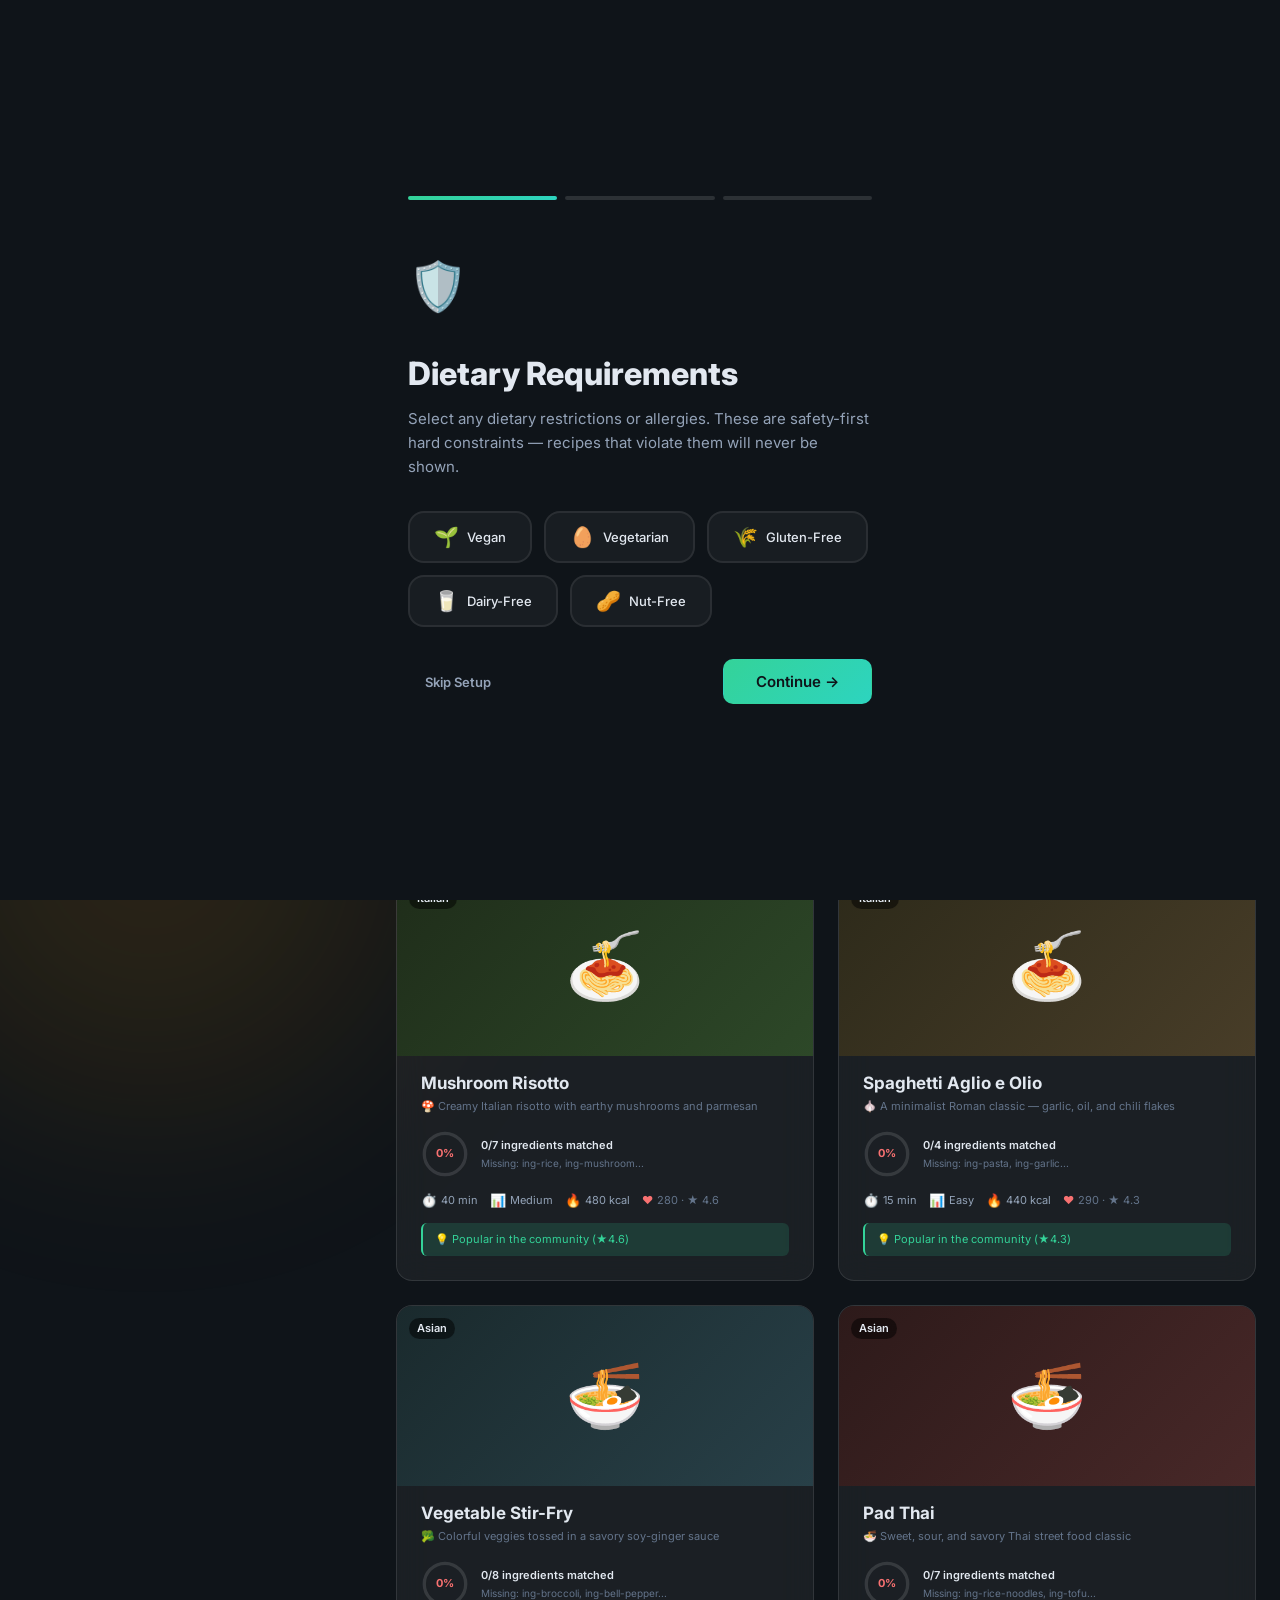
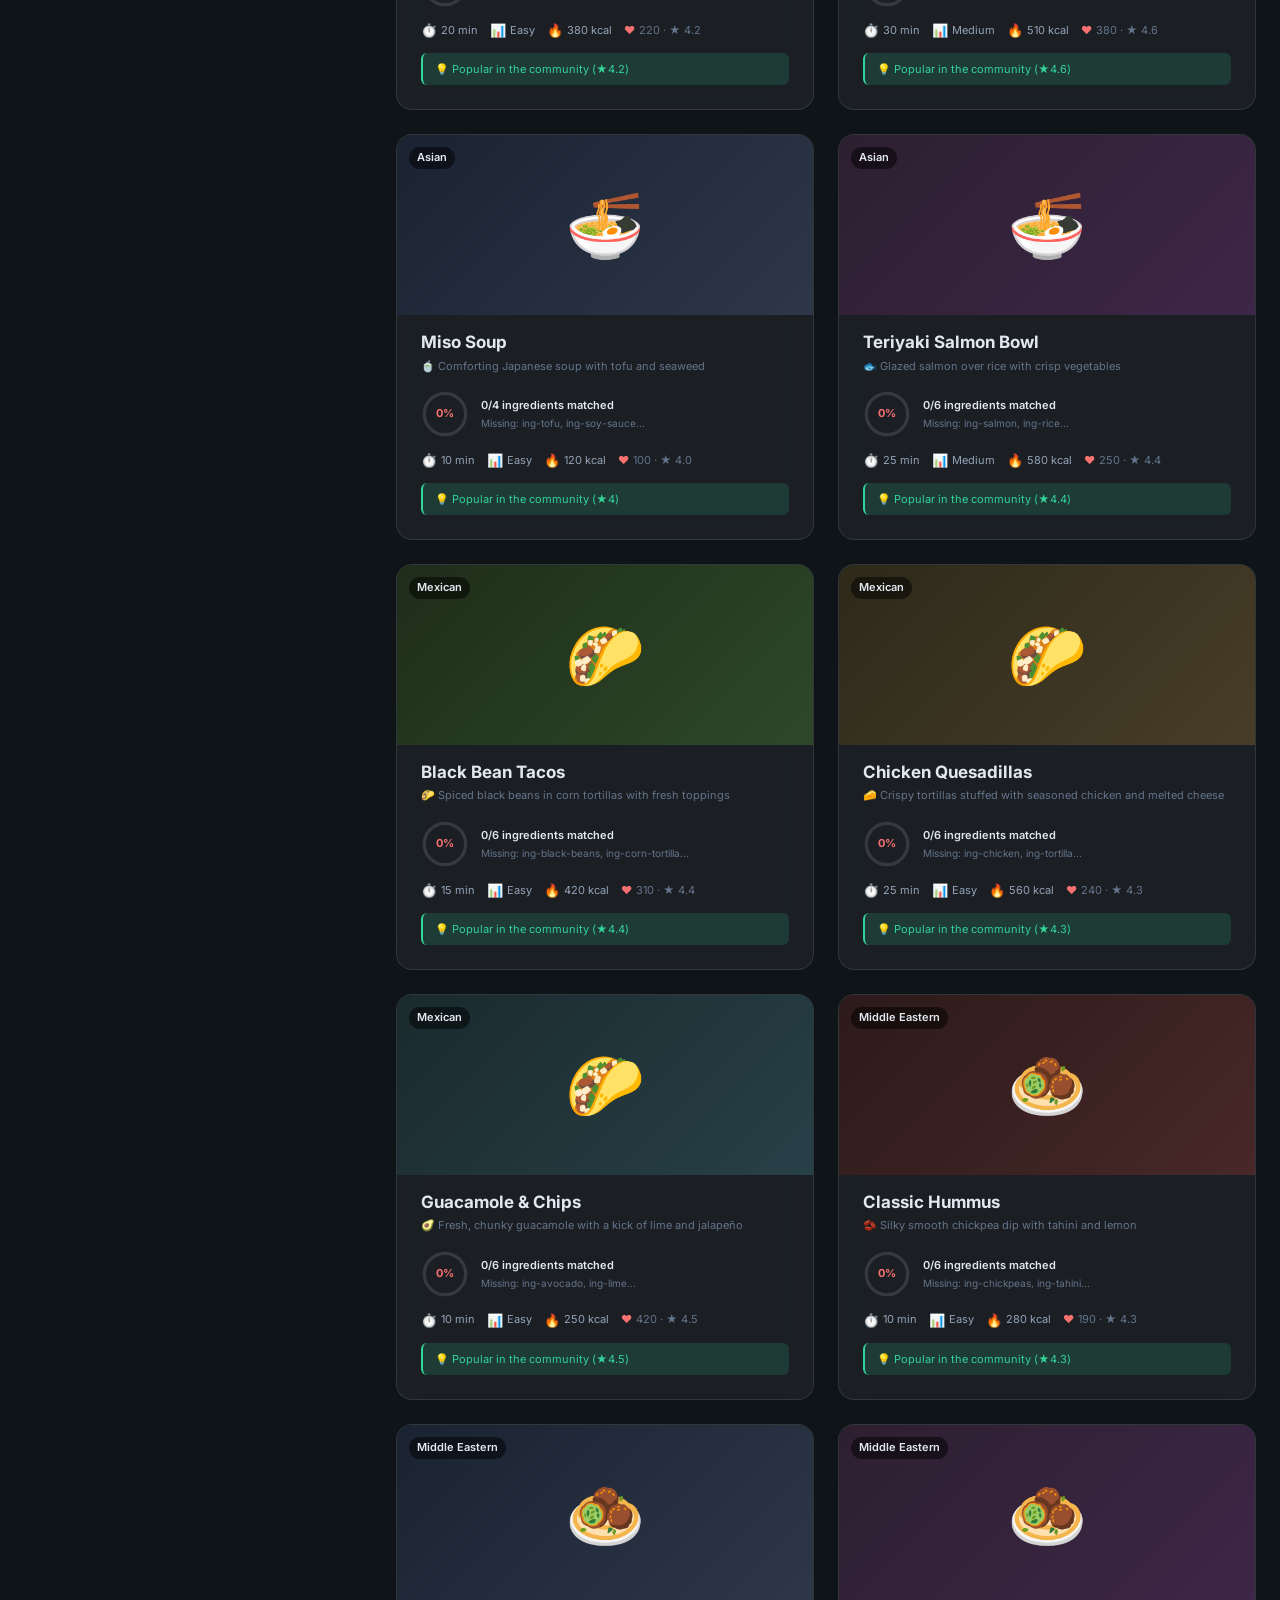
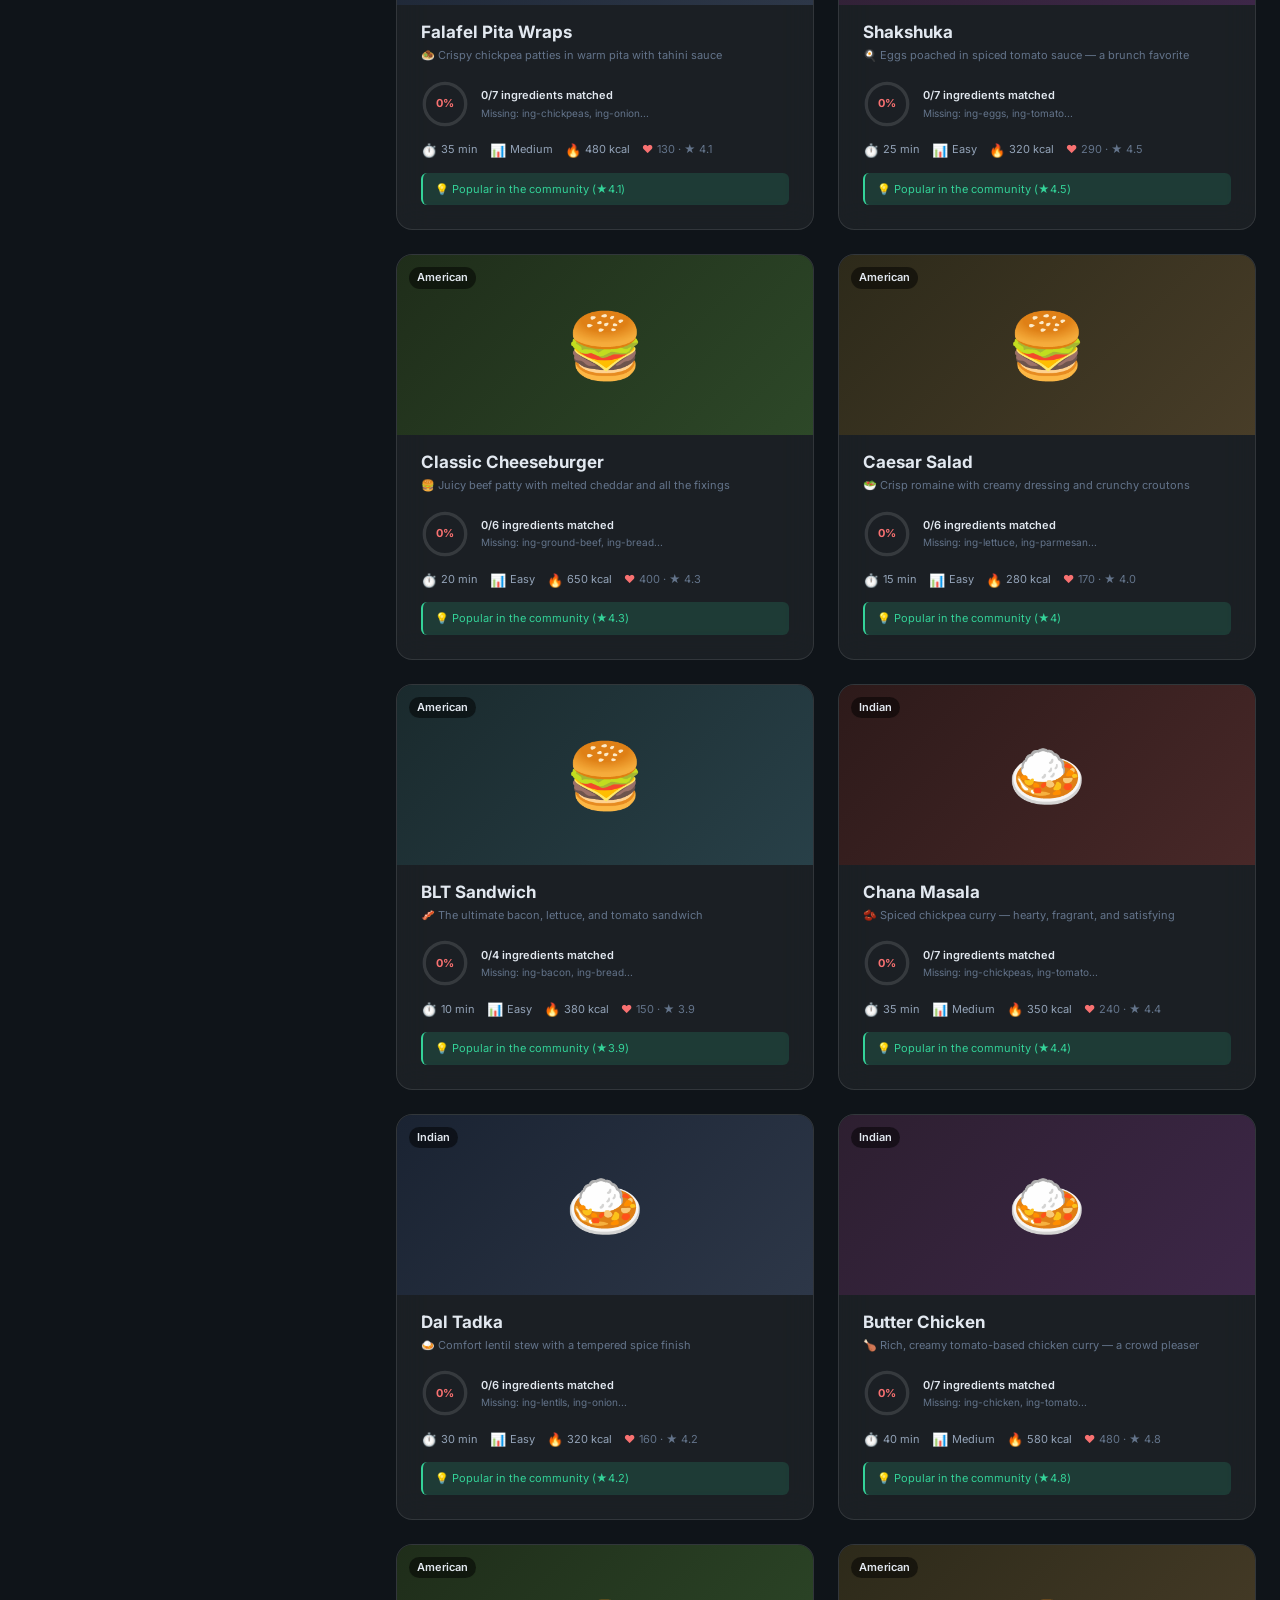
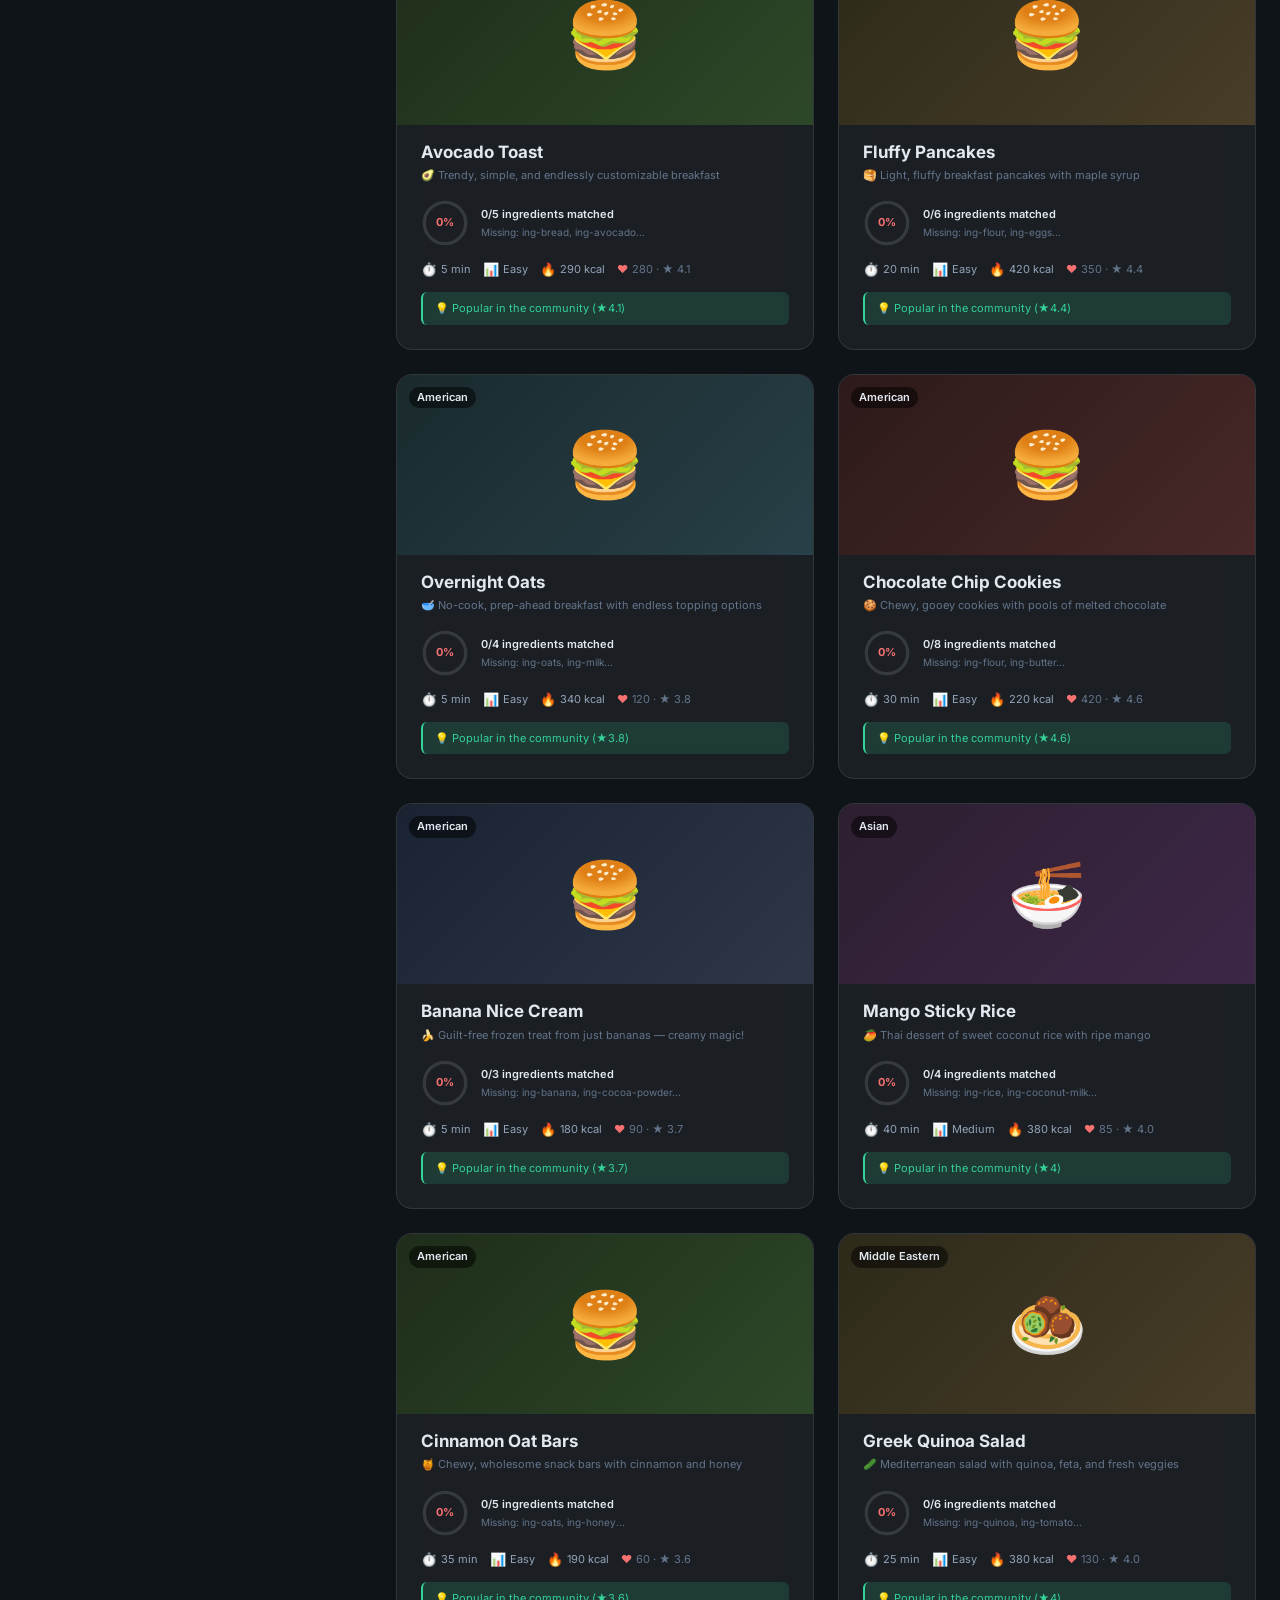
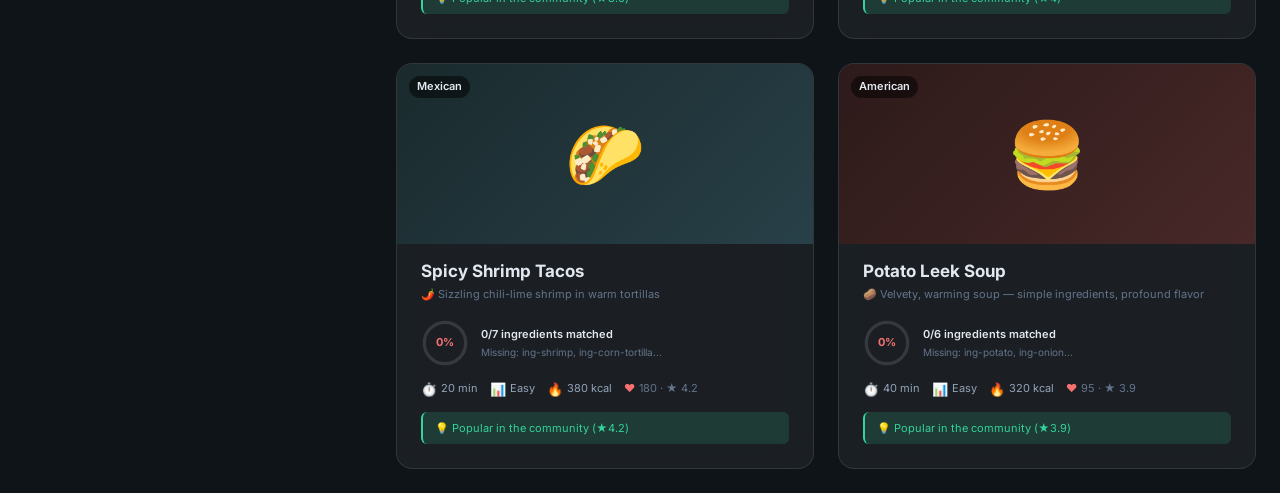
<file: index.html>
<!DOCTYPE html>
<html lang="en">
<head>
  <meta charset="UTF-8">
  <meta name="viewport" content="width=device-width, initial-scale=1.0">
  <meta name="description" content="SmartBite — A pantry-first recipe recommender that helps reduce food waste by suggesting meals based on ingredients you already have at home. Aligned with SDG 12.3.">
  <title>SmartBite — Pantry-First Recipe Recommender</title>
  <link rel="stylesheet" href="css/styles.css">
  <link rel="icon" href="data:image/svg+xml,<svg xmlns='http://www.w3.org/2000/svg' viewBox='0 0 100 100'><text y='.9em' font-size='90'>🥗</text></svg>">
</head>
<body>

  <!-- Onboarding Overlay (shown on first visit) -->
  <div id="onboarding-overlay" class="onboarding-overlay" role="dialog" aria-label="Setup your profile">
    <div class="onboarding" id="onboarding-container"></div>
  </div>

  <!-- Main Application -->
  <div id="app">

    <!-- Header -->
    <header class="app-header" id="app-header">
      <div class="header-left">
        <div class="logo">
          <span class="logo-icon">🥗</span>
          <div>
            SmartBite
            <span class="logo-tagline">Reduce waste. Eat great.</span>
          </div>
        </div>
      </div>

      <div class="header-center" id="waste-gauge-container">
        <!-- Waste-to-Taste gauge rendered here -->
      </div>

      <div class="header-right">
        <button class="btn btn--secondary btn--sm" id="btn-profile" aria-label="Open profile settings">
          ⚙️ Profile
        </button>
      </div>
    </header>

    <!-- Main Content -->
    <main class="main-content">

      <!-- Pantry Sidebar -->
      <aside class="pantry-panel" id="pantry-panel">
        <!-- Pantry component rendered here -->
      </aside>

      <!-- Recipe Area -->
      <section class="recipe-area" id="recipe-area">

        <!-- Community Favorites (horizontal scroll) -->
        <div class="community-section" id="community-section">
          <!-- Community favorites rendered here -->
        </div>

        <!-- Filters Bar -->
        <div id="filters-bar-container">
          <!-- Filters rendered here -->
        </div>

        <!-- Recipe Grid -->
        <div class="recipe-grid" id="recipe-grid">
          <!-- Recipe cards rendered here -->
        </div>

      </section>
    </main>
  </div>

  <!-- Recipe Detail Modal -->
  <div class="modal-overlay" id="recipe-modal-overlay" role="dialog" aria-label="Recipe details">
    <div class="modal" id="recipe-modal">
      <!-- Modal content rendered here -->
    </div>
  </div>

  <!-- Profile Drawer -->
  <div class="profile-overlay" id="profile-overlay"></div>
  <aside class="profile-drawer" id="profile-drawer" role="complementary" aria-label="User profile">
    <!-- Profile content rendered here -->
  </aside>

  <!-- Application Scripts (ES Modules) -->
  <script type="module" src="js/app.js"></script>
</body>
</html>
</file>
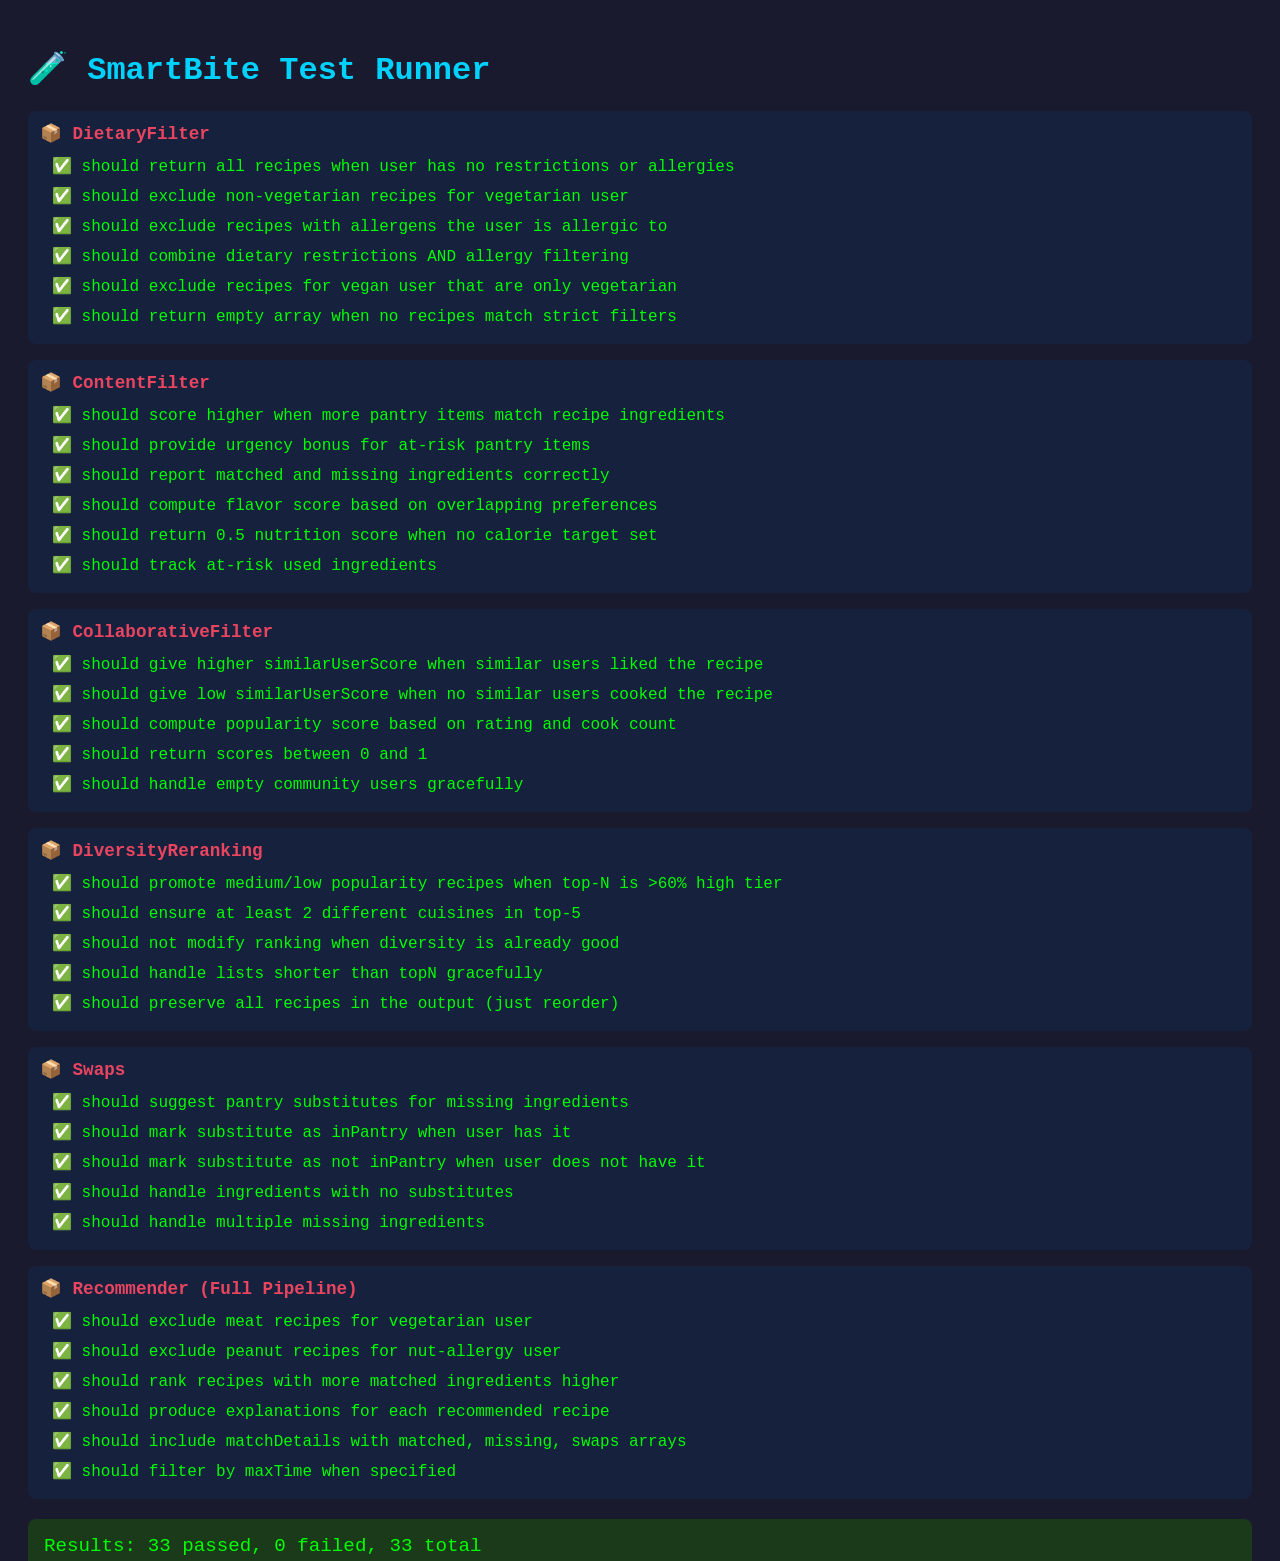
<file: tests/test-runner.html>
<!DOCTYPE html>
<html lang="en">
<head>
  <meta charset="UTF-8">
  <meta name="viewport" content="width=device-width, initial-scale=1.0">
  <title>SmartBite Test Runner</title>
  <style>
    body { font-family: 'Segoe UI', monospace; background: #1a1a2e; color: #eee; padding: 20px; }
    h1 { color: #00d2ff; }
    .suite { margin: 16px 0; padding: 12px; background: #16213e; border-radius: 8px; }
    .suite-title { font-size: 1.1em; font-weight: bold; color: #e94560; margin-bottom: 8px; }
    .test { padding: 4px 12px; margin: 2px 0; border-radius: 4px; }
    .pass { color: #0f0; }
    .fail { color: #f44; background: #2a1a1a; }
    .summary { margin-top: 20px; padding: 16px; font-size: 1.2em; border-radius: 8px; }
    .summary.all-pass { background: #1a3a1a; color: #0f0; }
    .summary.has-fail { background: #3a1a1a; color: #f44; }
    .error-detail { font-size: 0.85em; color: #f88; margin-left: 24px; }
  </style>
</head>
<body>
  <h1>🧪 SmartBite Test Runner</h1>
  <div id="results"></div>
  <div id="summary"></div>

  <script type="module">
    // ─── Simple Assertion Library ───
    class AssertionError extends Error {
      constructor(message) {
        super(message);
        this.name = 'AssertionError';
      }
    }

    const assert = {
      equal(actual, expected, msg = '') {
        if (actual !== expected) {
          throw new AssertionError(
            `${msg ? msg + ': ' : ''}Expected ${JSON.stringify(expected)}, got ${JSON.stringify(actual)}`
          );
        }
      },
      deepEqual(actual, expected, msg = '') {
        const a = JSON.stringify(actual);
        const b = JSON.stringify(expected);
        if (a !== b) {
          throw new AssertionError(
            `${msg ? msg + ': ' : ''}Expected ${b}, got ${a}`
          );
        }
      },
      true(value, msg = '') {
        if (value !== true) {
          throw new AssertionError(
            `${msg ? msg + ': ' : ''}Expected true, got ${JSON.stringify(value)}`
          );
        }
      },
      false(value, msg = '') {
        if (value !== false) {
          throw new AssertionError(
            `${msg ? msg + ': ' : ''}Expected false, got ${JSON.stringify(value)}`
          );
        }
      },
      throws(fn, msg = '') {
        let threw = false;
        try { fn(); } catch (e) { threw = true; }
        if (!threw) {
          throw new AssertionError(`${msg ? msg + ': ' : ''}Expected function to throw`);
        }
      },
      greaterThan(actual, expected, msg = '') {
        if (!(actual > expected)) {
          throw new AssertionError(
            `${msg ? msg + ': ' : ''}Expected ${actual} > ${expected}`
          );
        }
      },
      lessThanOrEqual(actual, expected, msg = '') {
        if (!(actual <= expected)) {
          throw new AssertionError(
            `${msg ? msg + ': ' : ''}Expected ${actual} <= ${expected}`
          );
        }
      },
      includes(arr, item, msg = '') {
        if (!Array.isArray(arr) || !arr.includes(item)) {
          throw new AssertionError(
            `${msg ? msg + ': ' : ''}Expected array to include ${JSON.stringify(item)}`
          );
        }
      },
      notIncludes(arr, item, msg = '') {
        if (Array.isArray(arr) && arr.includes(item)) {
          throw new AssertionError(
            `${msg ? msg + ': ' : ''}Expected array NOT to include ${JSON.stringify(item)}`
          );
        }
      }
    };

    // ─── Test Suite Runner ───
    const suites = [];
    let currentSuite = null;

    window.__test = {
      describe(name, fn) {
        currentSuite = { name, tests: [] };
        suites.push(currentSuite);
        fn();
        currentSuite = null;
      },
      it(name, fn) {
        if (!currentSuite) throw new Error('it() must be inside describe()');
        currentSuite.tests.push({ name, fn });
      },
      assert
    };

    // ─── Import all test modules ───
    const testModules = [
      './dietary-filter.test.js',
      './content-filter.test.js',
      './collab-filter.test.js',
      './diversity.test.js',
      './swaps.test.js',
      './recommender.test.js'
    ];

    for (const mod of testModules) {
      try {
        await import(mod);
      } catch (e) {
        suites.push({
          name: `⚠ Failed to load: ${mod}`,
          tests: [{ name: 'Module load error', fn: () => { throw e; } }]
        });
      }
    }

    // ─── Run all tests ───
    const resultsEl = document.getElementById('results');
    const summaryEl = document.getElementById('summary');
    let totalPass = 0;
    let totalFail = 0;

    for (const suite of suites) {
      const suiteDiv = document.createElement('div');
      suiteDiv.className = 'suite';

      const titleEl = document.createElement('div');
      titleEl.className = 'suite-title';
      titleEl.textContent = `📦 ${suite.name}`;
      suiteDiv.appendChild(titleEl);

      for (const test of suite.tests) {
        const testEl = document.createElement('div');
        testEl.className = 'test';
        try {
          test.fn();
          testEl.className += ' pass';
          testEl.textContent = `  ✅ ${test.name}`;
          totalPass++;
        } catch (e) {
          testEl.className += ' fail';
          testEl.textContent = `  ❌ ${test.name}`;
          totalFail++;
          const detail = document.createElement('div');
          detail.className = 'error-detail';
          detail.textContent = `     → ${e.message}`;
          testEl.appendChild(detail);
        }
        suiteDiv.appendChild(testEl);
      }

      resultsEl.appendChild(suiteDiv);
    }

    summaryEl.className = `summary ${totalFail > 0 ? 'has-fail' : 'all-pass'}`;
    summaryEl.textContent = `Results: ${totalPass} passed, ${totalFail} failed, ${totalPass + totalFail} total`;

    console.log(`\n=== SmartBite Tests: ${totalPass} passed, ${totalFail} failed ===\n`);
  </script>
</body>
</html>
</file>
<file: css/styles.css>
/* ============================================================
   SmartBite Design System
   Dark eco-modern theme with glassmorphism
   ============================================================ */

/* --- Google Font --- */
@import url('https://fonts.googleapis.com/css2?family=Inter:wght@300;400;500;600;700;800&display=swap');

/* --- CSS Custom Properties --- */
:root {
  /* Colors */
  --bg-primary: #0f1419;
  --bg-secondary: #151b23;
  --bg-tertiary: #1c2430;

  --surface: rgba(255, 255, 255, 0.04);
  --surface-hover: rgba(255, 255, 255, 0.08);
  --surface-active: rgba(255, 255, 255, 0.12);
  --surface-border: rgba(255, 255, 255, 0.08);

  --glass-bg: rgba(255, 255, 255, 0.05);
  --glass-border: rgba(255, 255, 255, 0.1);
  --glass-blur: 16px;

  --accent-primary: #34d399;
  --accent-primary-dim: rgba(52, 211, 153, 0.15);
  --accent-primary-glow: rgba(52, 211, 153, 0.3);

  --accent-secondary: #f59e0b;
  --accent-secondary-dim: rgba(245, 158, 11, 0.15);

  --danger: #f87171;
  --danger-dim: rgba(248, 113, 113, 0.15);
  --danger-glow: rgba(248, 113, 113, 0.4);

  --success: #2dd4bf;
  --success-dim: rgba(45, 212, 191, 0.15);

  --text-primary: #e2e8f0;
  --text-secondary: #94a3b8;
  --text-muted: #64748b;
  --text-inverse: #0f1419;

  /* Gradients */
  --gradient-primary: linear-gradient(135deg, #34d399, #2dd4bf);
  --gradient-warm: linear-gradient(135deg, #f59e0b, #f87171);
  --gradient-hero: linear-gradient(135deg, #0f1419 0%, #1a2332 50%, #0f1419 100%);

  /* Typography */
  --font-family: 'Inter', -apple-system, BlinkMacSystemFont, 'Segoe UI', sans-serif;
  --font-xs: 0.6875rem;   /* 11px */
  --font-sm: 0.8125rem;   /* 13px */
  --font-base: 0.9375rem; /* 15px */
  --font-md: 1.0625rem;   /* 17px */
  --font-lg: 1.25rem;     /* 20px */
  --font-xl: 1.5rem;      /* 24px */
  --font-2xl: 2rem;       /* 32px */
  --font-3xl: 2.5rem;     /* 40px */

  /* Spacing */
  --space-xs: 0.25rem;
  --space-sm: 0.5rem;
  --space-md: 0.75rem;
  --space-base: 1rem;
  --space-lg: 1.5rem;
  --space-xl: 2rem;
  --space-2xl: 3rem;

  /* Borders */
  --radius-sm: 6px;
  --radius-md: 10px;
  --radius-lg: 16px;
  --radius-xl: 24px;
  --radius-full: 9999px;

  /* Shadows */
  --shadow-sm: 0 1px 3px rgba(0, 0, 0, 0.3);
  --shadow-md: 0 4px 12px rgba(0, 0, 0, 0.4);
  --shadow-lg: 0 8px 32px rgba(0, 0, 0, 0.5);
  --shadow-glow-green: 0 0 20px rgba(52, 211, 153, 0.2);
  --shadow-glow-red: 0 0 15px rgba(248, 113, 113, 0.25);

  /* Transitions */
  --transition-fast: 150ms ease;
  --transition-base: 250ms ease;
  --transition-slow: 400ms ease;
  --transition-spring: 300ms cubic-bezier(0.34, 1.56, 0.64, 1);

  /* Layout */
  --header-height: 64px;
  --pantry-width: 340px;
  --max-content-width: 1400px;
}

/* --- Reset & Base --- */
*,
*::before,
*::after {
  margin: 0;
  padding: 0;
  box-sizing: border-box;
}

html {
  font-size: 16px;
  scroll-behavior: smooth;
  -webkit-font-smoothing: antialiased;
  -moz-osx-font-smoothing: grayscale;
}

body {
  font-family: var(--font-family);
  font-size: var(--font-base);
  color: var(--text-primary);
  background: var(--bg-primary);
  line-height: 1.6;
  min-height: 100vh;
  overflow-x: hidden;
}

/* Subtle animated background orbs for depth */
body::before,
body::after {
  content: '';
  position: fixed;
  border-radius: 50%;
  filter: blur(120px);
  opacity: 0.12;
  pointer-events: none;
  z-index: 0;
}

body::before {
  width: 600px;
  height: 600px;
  background: var(--accent-primary);
  top: -200px;
  right: -150px;
  animation: float-orb 20s ease-in-out infinite;
}

body::after {
  width: 500px;
  height: 500px;
  background: var(--accent-secondary);
  bottom: -200px;
  left: -100px;
  animation: float-orb 25s ease-in-out infinite reverse;
}

@keyframes float-orb {
  0%, 100% { transform: translate(0, 0); }
  33% { transform: translate(30px, -40px); }
  66% { transform: translate(-20px, 20px); }
}

/* --- Scrollbar --- */
::-webkit-scrollbar {
  width: 6px;
}

::-webkit-scrollbar-track {
  background: transparent;
}

::-webkit-scrollbar-thumb {
  background: var(--surface-active);
  border-radius: var(--radius-full);
}

::-webkit-scrollbar-thumb:hover {
  background: var(--text-muted);
}


/* ============================================================
   LAYOUT
   ============================================================ */

#app {
  position: relative;
  z-index: 1;
  min-height: 100vh;
  display: flex;
  flex-direction: column;
}

/* --- Header --- */
.app-header {
  position: sticky;
  top: 0;
  z-index: 100;
  height: var(--header-height);
  display: flex;
  align-items: center;
  justify-content: space-between;
  padding: 0 var(--space-xl);
  background: rgba(15, 20, 25, 0.85);
  backdrop-filter: blur(var(--glass-blur));
  border-bottom: 1px solid var(--surface-border);
}

.header-left {
  display: flex;
  align-items: center;
  gap: var(--space-md);
}

.logo {
  display: flex;
  align-items: center;
  gap: var(--space-sm);
  font-size: var(--font-xl);
  font-weight: 800;
  letter-spacing: -0.5px;
  background: var(--gradient-primary);
  -webkit-background-clip: text;
  background-clip: text;
  -webkit-text-fill-color: transparent;
}

.logo-icon {
  font-size: var(--font-2xl);
  -webkit-text-fill-color: initial;
}

.logo-tagline {
  font-size: var(--font-xs);
  font-weight: 400;
  color: var(--text-muted);
  -webkit-text-fill-color: initial;
}

.header-center {
  flex: 1;
  display: flex;
  justify-content: center;
  max-width: 500px;
}

.header-right {
  display: flex;
  align-items: center;
  gap: var(--space-md);
}

/* --- Main Content Layout --- */
.main-content {
  display: flex;
  flex: 1;
  max-width: var(--max-content-width);
  margin: 0 auto;
  width: 100%;
  padding: var(--space-lg);
  gap: var(--space-xl);
}

/* --- Pantry Sidebar --- */
.pantry-panel {
  width: var(--pantry-width);
  flex-shrink: 0;
  display: flex;
  flex-direction: column;
  gap: var(--space-base);
  max-height: calc(100vh - var(--header-height) - var(--space-xl) * 2);
  position: sticky;
  top: calc(var(--header-height) + var(--space-lg));
}

/* --- Recipe Area --- */
.recipe-area {
  flex: 1;
  min-width: 0;
  display: flex;
  flex-direction: column;
  gap: var(--space-lg);
}


/* ============================================================
   GLASS CARD — Reusable component
   ============================================================ */

.glass-card {
  background: var(--glass-bg);
  backdrop-filter: blur(var(--glass-blur));
  -webkit-backdrop-filter: blur(var(--glass-blur));
  border: 1px solid var(--glass-border);
  border-radius: var(--radius-lg);
  padding: var(--space-lg);
  transition: background var(--transition-base), border-color var(--transition-base), box-shadow var(--transition-base);
}

.glass-card:hover {
  background: var(--surface-hover);
  border-color: rgba(255, 255, 255, 0.14);
}

.glass-card--elevated {
  box-shadow: var(--shadow-md);
}

.glass-card__title {
  font-size: var(--font-md);
  font-weight: 700;
  margin-bottom: var(--space-base);
  display: flex;
  align-items: center;
  gap: var(--space-sm);
}


/* ============================================================
   BUTTONS
   ============================================================ */

.btn {
  display: inline-flex;
  align-items: center;
  justify-content: center;
  gap: var(--space-sm);
  padding: var(--space-sm) var(--space-base);
  border: 1px solid transparent;
  border-radius: var(--radius-md);
  font-family: var(--font-family);
  font-size: var(--font-sm);
  font-weight: 600;
  cursor: pointer;
  transition: all var(--transition-fast);
  white-space: nowrap;
  text-decoration: none;
}

.btn:active {
  transform: scale(0.97);
}

.btn--primary {
  background: var(--gradient-primary);
  color: var(--text-inverse);
  border-color: transparent;
}

.btn--primary:hover {
  box-shadow: var(--shadow-glow-green);
  filter: brightness(1.1);
}

.btn--secondary {
  background: var(--surface);
  color: var(--text-primary);
  border-color: var(--surface-border);
}

.btn--secondary:hover {
  background: var(--surface-hover);
  border-color: var(--accent-primary);
}

.btn--ghost {
  background: transparent;
  color: var(--text-secondary);
  border-color: transparent;
}

.btn--ghost:hover {
  color: var(--text-primary);
  background: var(--surface);
}

.btn--danger {
  background: var(--danger-dim);
  color: var(--danger);
  border-color: rgba(248, 113, 113, 0.2);
}

.btn--danger:hover {
  background: rgba(248, 113, 113, 0.25);
  box-shadow: var(--shadow-glow-red);
}

.btn--sm {
  padding: var(--space-xs) var(--space-md);
  font-size: var(--font-xs);
  border-radius: var(--radius-sm);
}

.btn--lg {
  padding: var(--space-md) var(--space-xl);
  font-size: var(--font-base);
}

.btn--icon {
  width: 36px;
  height: 36px;
  padding: 0;
  border-radius: var(--radius-md);
}


/* ============================================================
   FORM INPUTS
   ============================================================ */

.input-group {
  position: relative;
}

.input-group__icon {
  position: absolute;
  left: var(--space-md);
  top: 50%;
  transform: translateY(-50%);
  color: var(--text-muted);
  font-size: var(--font-md);
  pointer-events: none;
  z-index: 2;
}

.text-input {
  width: 100%;
  padding: var(--space-md) var(--space-base);
  padding-left: 2.5rem;
  background: var(--surface);
  border: 1px solid var(--surface-border);
  border-radius: var(--radius-md);
  color: var(--text-primary);
  font-family: var(--font-family);
  font-size: var(--font-sm);
  transition: all var(--transition-fast);
  outline: none;
}

.text-input::placeholder {
  color: var(--text-muted);
}

.text-input:focus {
  border-color: var(--accent-primary);
  box-shadow: 0 0 0 3px var(--accent-primary-dim);
  background: var(--surface-hover);
}

/* Autocomplete dropdown */
.autocomplete-dropdown {
  position: absolute;
  top: 100%;
  left: 0;
  right: 0;
  margin-top: var(--space-xs);
  background: var(--bg-tertiary);
  border: 1px solid var(--glass-border);
  border-radius: var(--radius-md);
  max-height: 240px;
  overflow-y: auto;
  z-index: 1000;
  box-shadow: var(--shadow-lg);
  display: none;
}

.autocomplete-dropdown.is-open {
  display: block;
  animation: dropdown-in 200ms ease;
}

@keyframes dropdown-in {
  from { opacity: 0; transform: translateY(-8px); }
  to { opacity: 1; transform: translateY(0); }
}

.autocomplete-item {
  display: flex;
  align-items: center;
  justify-content: space-between;
  padding: var(--space-md) var(--space-base);
  cursor: pointer;
  transition: background var(--transition-fast);
  border-bottom: 1px solid var(--surface-border);
}

.autocomplete-item:last-child {
  border-bottom: none;
}

.autocomplete-item:hover,
.autocomplete-item.is-active {
  background: var(--surface-hover);
}

.autocomplete-item__name {
  font-weight: 500;
}

.autocomplete-item__category {
  font-size: var(--font-xs);
  color: var(--text-muted);
  text-transform: capitalize;
}

.autocomplete-item__add {
  font-size: var(--font-xs);
  color: var(--accent-primary);
  font-weight: 600;
  opacity: 0;
  transition: opacity var(--transition-fast);
}

.autocomplete-item:hover .autocomplete-item__add {
  opacity: 1;
}


/* ============================================================
   PANTRY ITEMS
   ============================================================ */

.pantry-header {
  display: flex;
  align-items: center;
  justify-content: space-between;
}

.pantry-count {
  font-size: var(--font-xs);
  color: var(--text-muted);
  background: var(--surface);
  padding: 2px var(--space-sm);
  border-radius: var(--radius-full);
}

.pantry-actions {
  display: flex;
  gap: var(--space-sm);
}

.pantry-items-list {
  display: flex;
  flex-direction: column;
  gap: var(--space-sm);
  overflow-y: auto;
  flex: 1;
  padding-right: var(--space-xs);
}

.pantry-item {
  display: flex;
  align-items: center;
  gap: var(--space-md);
  padding: var(--space-md);
  background: var(--surface);
  border: 1px solid var(--surface-border);
  border-radius: var(--radius-md);
  transition: all var(--transition-fast);
  animation: item-in 300ms ease;
}

@keyframes item-in {
  from { opacity: 0; transform: translateX(-10px); }
  to { opacity: 1; transform: translateX(0); }
}

.pantry-item:hover {
  background: var(--surface-hover);
}

.pantry-item__icon {
  font-size: var(--font-lg);
  width: 32px;
  text-align: center;
}

.pantry-item__info {
  flex: 1;
  min-width: 0;
}

.pantry-item__name {
  font-size: var(--font-sm);
  font-weight: 600;
  white-space: nowrap;
  overflow: hidden;
  text-overflow: ellipsis;
}

.pantry-item__expiry {
  font-size: var(--font-xs);
  color: var(--text-muted);
  display: flex;
  align-items: center;
  gap: var(--space-xs);
}

/* Risk level badges */
.risk-badge {
  display: inline-flex;
  align-items: center;
  gap: 3px;
  padding: 1px var(--space-sm);
  border-radius: var(--radius-full);
  font-size: var(--font-xs);
  font-weight: 600;
}

.risk-badge--high {
  background: var(--danger-dim);
  color: var(--danger);
  animation: pulse-danger 2s ease-in-out infinite;
}

.risk-badge--medium {
  background: var(--accent-secondary-dim);
  color: var(--accent-secondary);
}

.risk-badge--low {
  background: var(--success-dim);
  color: var(--success);
}

.risk-badge--expired {
  background: rgba(248, 113, 113, 0.25);
  color: var(--danger);
  text-decoration: line-through;
}

.pantry-panel {
  overflow: visible;
}

.pantry-search-card {
  position: relative;
  z-index: 50;
  overflow: visible;
}

.pantry-list-card {
  position: relative;
  z-index: 1;
}

#pantry-search-group {
  position: relative;
  z-index: 60;
}

.autocomplete-dropdown {
  z-index: 9999;
}

@keyframes pulse-danger {
  0%, 100% { box-shadow: 0 0 0 0 var(--danger-glow); }
  50% { box-shadow: 0 0 8px 2px var(--danger-glow); }
}

.pantry-item__remove {
  background: none;
  border: none;
  color: var(--text-muted);
  cursor: pointer;
  font-size: var(--font-base);
  padding: var(--space-xs);
  border-radius: var(--radius-sm);
  transition: all var(--transition-fast);
  opacity: 0;
}

.pantry-item:hover .pantry-item__remove {
  opacity: 1;
}

.pantry-item__remove:hover {
  color: var(--danger);
  background: var(--danger-dim);
}

/* Empty pantry state */
.pantry-empty {
  text-align: center;
  padding: var(--space-xl);
  color: var(--text-muted);
}

.pantry-empty__icon {
  font-size: 2.5rem;
  margin-bottom: var(--space-md);
}

.pantry-empty__text {
  font-size: var(--font-sm);
}

/* Date input for pantry items */
.pantry-item__date-input {
  padding: 2px var(--space-sm);
  background: var(--surface);
  border: 1px solid var(--surface-border);
  border-radius: var(--radius-sm);
  color: var(--text-primary);
  font-family: var(--font-family);
  font-size: var(--font-xs);
  outline: none;
  width: 120px;
}

.pantry-item__date-input:focus {
  border-color: var(--accent-primary);
}

.estimated-badge {
  font-size: 9px;
  color: var(--text-muted);
  font-style: italic;
}


/* ============================================================
   FILTERS BAR
   ============================================================ */

.filters-bar {
  display: flex;
  flex-wrap: wrap;
  align-items: center;
  gap: var(--space-md);
  padding: var(--space-base) var(--space-lg);
  background: var(--glass-bg);
  backdrop-filter: blur(var(--glass-blur));
  border: 1px solid var(--glass-border);
  border-radius: var(--radius-lg);
}

.filters-group {
  display: flex;
  align-items: center;
  gap: var(--space-sm);
}

.filters-group__label {
  font-size: var(--font-xs);
  color: var(--text-muted);
  font-weight: 600;
  text-transform: uppercase;
  letter-spacing: 0.5px;
  white-space: nowrap;
}

.filter-divider {
  width: 1px;
  height: 24px;
  background: var(--surface-border);
  margin: 0 var(--space-sm);
}

.filter-chip {
  display: inline-flex;
  align-items: center;
  gap: var(--space-xs);
  padding: var(--space-xs) var(--space-md);
  background: var(--surface);
  border: 1px solid var(--surface-border);
  border-radius: var(--radius-full);
  font-size: var(--font-xs);
  font-weight: 500;
  color: var(--text-secondary);
  cursor: pointer;
  transition: all var(--transition-fast);
  font-family: var(--font-family);
  white-space: nowrap;
}

.filter-chip:hover {
  background: var(--surface-hover);
  color: var(--text-primary);
}

.filter-chip.is-active {
  background: var(--accent-primary-dim);
  border-color: var(--accent-primary);
  color: var(--accent-primary);
}

.filter-chip.is-active.filter-chip--diet {
  background: var(--accent-primary-dim);
  border-color: var(--accent-primary);
  color: var(--accent-primary);
  cursor: default;
}

/* Sort dropdown */
.sort-select {
  padding: var(--space-xs) var(--space-md);
  padding-right: var(--space-lg);
  background: var(--surface);
  border: 1px solid var(--surface-border);
  border-radius: var(--radius-full);
  color: var(--text-secondary);
  font-family: var(--font-family);
  font-size: var(--font-xs);
  font-weight: 500;
  cursor: pointer;
  outline: none;
  appearance: none;
  background-image: url("data:image/svg+xml,%3Csvg width='10' height='6' xmlns='http://www.w3.org/2000/svg'%3E%3Cpath d='M1 1l4 4 4-4' stroke='%2394a3b8' fill='none' stroke-width='1.5' stroke-linecap='round'/%3E%3C/svg%3E");
  background-repeat: no-repeat;
  background-position: right 10px center;
}

.sort-select:hover {
  border-color: var(--accent-primary);
}

.sort-select option {
  background: var(--bg-tertiary);
  color: var(--text-primary);
}

.results-count {
  font-size: var(--font-xs);
  color: var(--text-muted);
  margin-left: auto;
}


/* ============================================================
   RECIPE CARDS GRID
   ============================================================ */

.recipe-grid {
  display: grid;
  grid-template-columns: repeat(auto-fill, minmax(300px, 1fr));
  gap: var(--space-lg);
}

.recipe-card {
  background: var(--glass-bg);
  backdrop-filter: blur(var(--glass-blur));
  border: 1px solid var(--glass-border);
  border-radius: var(--radius-lg);
  overflow: hidden;
  cursor: pointer;
  transition: all var(--transition-base);
  animation: card-in 400ms ease;
}

@keyframes card-in {
  from { opacity: 0; transform: translateY(16px); }
  to { opacity: 1; transform: translateY(0); }
}

.recipe-card:hover {
  transform: translateY(-4px);
  box-shadow: var(--shadow-lg), var(--shadow-glow-green);
  border-color: rgba(52, 211, 153, 0.2);
}

/* Card image area */
.recipe-card__image {
  width: 100%;
  height: 180px;
  display: flex;
  align-items: center;
  justify-content: center;
  font-size: 4rem;
  position: relative;
  overflow: hidden;
}

.recipe-card__image--gradient-1 { background: linear-gradient(135deg, #1a2332, #2d3748); }
.recipe-card__image--gradient-2 { background: linear-gradient(135deg, #2d1f30, #3d2748); }
.recipe-card__image--gradient-3 { background: linear-gradient(135deg, #1f2d1a, #2d4828); }
.recipe-card__image--gradient-4 { background: linear-gradient(135deg, #2d2a1a, #483d28); }
.recipe-card__image--gradient-5 { background: linear-gradient(135deg, #1a2a2d, #284048); }
.recipe-card__image--gradient-6 { background: linear-gradient(135deg, #2d1a1a, #482828); }

.recipe-card__badges {
  position: absolute;
  top: var(--space-md);
  left: var(--space-md);
  right: var(--space-md);
  display: flex;
  justify-content: space-between;
  align-items: flex-start;
}

.recipe-card__cuisine {
  padding: 2px var(--space-sm);
  background: rgba(0, 0, 0, 0.5);
  backdrop-filter: blur(8px);
  border-radius: var(--radius-full);
  font-size: var(--font-xs);
  font-weight: 600;
  color: var(--text-primary);
}

.recipe-card__urgency {
  padding: 2px var(--space-sm);
  background: rgba(248, 113, 113, 0.2);
  backdrop-filter: blur(8px);
  border: 1px solid rgba(248, 113, 113, 0.3);
  border-radius: var(--radius-full);
  font-size: var(--font-xs);
  font-weight: 600;
  color: var(--danger);
  display: flex;
  align-items: center;
  gap: 3px;
}

/* Card content */
.recipe-card__content {
  padding: var(--space-base) var(--space-lg) var(--space-lg);
}

.recipe-card__title {
  font-size: var(--font-md);
  font-weight: 700;
  margin-bottom: var(--space-xs);
  line-height: 1.3;
}

.recipe-card__description {
  font-size: var(--font-xs);
  color: var(--text-muted);
  margin-bottom: var(--space-base);
  line-height: 1.5;
  display: -webkit-box;
  -webkit-line-clamp: 2;
  -webkit-box-orient: vertical;
  overflow: hidden;
}

/* Match ring */
.recipe-card__match {
  display: flex;
  align-items: center;
  gap: var(--space-md);
  margin-bottom: var(--space-md);
}

.match-ring {
  position: relative;
  width: 48px;
  height: 48px;
  flex-shrink: 0;
}

.match-ring__svg {
  width: 100%;
  height: 100%;
  transform: rotate(-90deg);
}

.match-ring__bg {
  fill: none;
  stroke: var(--surface-active);
  stroke-width: 3;
}

.match-ring__fill {
  fill: none;
  stroke-width: 3;
  stroke-linecap: round;
  transition: stroke-dashoffset 800ms ease;
}

.match-ring__text {
  position: absolute;
  inset: 0;
  display: flex;
  align-items: center;
  justify-content: center;
  font-size: var(--font-xs);
  font-weight: 700;
}

.recipe-card__match-info {
  flex: 1;
  min-width: 0;
}

.recipe-card__match-label {
  font-size: var(--font-xs);
  font-weight: 600;
  color: var(--text-primary);
}

.recipe-card__match-detail {
  font-size: 10px;
  color: var(--text-muted);
}

/* Card meta row */
.recipe-card__meta {
  display: flex;
  align-items: center;
  gap: var(--space-md);
  margin-bottom: var(--space-md);
  flex-wrap: wrap;
}

.recipe-card__meta-item {
  display: flex;
  align-items: center;
  gap: var(--space-xs);
  font-size: var(--font-xs);
  color: var(--text-secondary);
}

.recipe-card__meta-icon {
  font-size: var(--font-sm);
}

/* Card explanation */
.recipe-card__explanation {
  font-size: var(--font-xs);
  color: var(--accent-primary);
  background: var(--accent-primary-dim);
  padding: var(--space-sm) var(--space-md);
  border-radius: var(--radius-sm);
  border-left: 2px solid var(--accent-primary);
  line-height: 1.5;
}

/* Community badge on card */
.recipe-card__community {
  display: flex;
  align-items: center;
  gap: var(--space-xs);
  font-size: var(--font-xs);
  color: var(--text-muted);
}

.recipe-card__community-heart {
  color: var(--danger);
}

/* Empty state for recipe grid */
.recipe-grid-empty {
  grid-column: 1 / -1;
  text-align: center;
  padding: var(--space-2xl);
  color: var(--text-muted);
}

.recipe-grid-empty__icon {
  font-size: 3rem;
  margin-bottom: var(--space-base);
}


/* ============================================================
   WASTE-TO-TASTE GAUGE
   ============================================================ */

.waste-gauge {
  display: flex;
  align-items: center;
  gap: var(--space-md);
  padding: var(--space-sm) var(--space-base);
  background: var(--surface);
  border-radius: var(--radius-full);
  border: 1px solid var(--surface-border);
  min-width: 280px;
}

.waste-gauge__icon {
  font-size: var(--font-lg);
}

.waste-gauge__bar-container {
  flex: 1;
  display: flex;
  flex-direction: column;
  gap: 2px;
}

.waste-gauge__label {
  display: flex;
  justify-content: space-between;
  align-items: baseline;
}

.waste-gauge__title {
  font-size: var(--font-xs);
  font-weight: 600;
  color: var(--text-secondary);
}

.waste-gauge__percent {
  font-size: var(--font-xs);
  font-weight: 700;
  color: var(--accent-primary);
}

.waste-gauge__bar {
  width: 100%;
  height: 6px;
  background: var(--surface-active);
  border-radius: var(--radius-full);
  overflow: hidden;
}

.waste-gauge__fill {
  height: 100%;
  border-radius: var(--radius-full);
  background: var(--gradient-primary);
  transition: width 600ms cubic-bezier(0.34, 1.56, 0.64, 1);
  position: relative;
}

.waste-gauge__fill::after {
  content: '';
  position: absolute;
  right: 0;
  top: 0;
  bottom: 0;
  width: 20px;
  background: linear-gradient(90deg, transparent, rgba(255,255,255,0.3));
  border-radius: 0 var(--radius-full) var(--radius-full) 0;
}

.waste-gauge__message {
  font-size: 10px;
  color: var(--text-muted);
  white-space: nowrap;
}


/* ============================================================
   RECIPE DETAIL MODAL
   ============================================================ */

.modal-overlay {
  position: fixed;
  inset: 0;
  z-index: 200;
  background: rgba(0, 0, 0, 0.7);
  backdrop-filter: blur(4px);
  display: flex;
  align-items: center;
  justify-content: center;
  padding: var(--space-xl);
  opacity: 0;
  pointer-events: none;
  transition: opacity var(--transition-base);
}

.modal-overlay.is-open {
  opacity: 1;
  pointer-events: auto;
}

.modal {
  width: 100%;
  max-width: 680px;
  max-height: 85vh;
  background: var(--bg-secondary);
  border: 1px solid var(--glass-border);
  border-radius: var(--radius-xl);
  overflow-y: auto;
  transform: translateY(20px) scale(0.97);
  transition: transform var(--transition-base);
  box-shadow: var(--shadow-lg);
}

.modal-overlay.is-open .modal {
  transform: translateY(0) scale(1);
}

.modal__header {
  position: relative;
  padding: 0;
}

.modal__image {
  width: 100%;
  height: 220px;
  display: flex;
  align-items: center;
  justify-content: center;
  font-size: 5rem;
  position: relative;
}

.modal__close {
  position: absolute;
  top: var(--space-base);
  right: var(--space-base);
  width: 36px;
  height: 36px;
  display: flex;
  align-items: center;
  justify-content: center;
  background: rgba(0, 0, 0, 0.5);
  backdrop-filter: blur(8px);
  border: none;
  border-radius: var(--radius-full);
  color: var(--text-primary);
  font-size: var(--font-lg);
  cursor: pointer;
  transition: all var(--transition-fast);
  z-index: 2;
}

.modal__close:hover {
  background: rgba(0, 0, 0, 0.7);
  transform: scale(1.1);
}

.modal__body {
  padding: var(--space-xl);
}

.modal__title {
  font-size: var(--font-xl);
  font-weight: 800;
  margin-bottom: var(--space-xs);
}

.modal__cuisine {
  display: inline-block;
  padding: 2px var(--space-sm);
  background: var(--surface);
  border-radius: var(--radius-full);
  font-size: var(--font-xs);
  color: var(--text-secondary);
  font-weight: 600;
  margin-bottom: var(--space-base);
}

.modal__description {
  color: var(--text-secondary);
  font-size: var(--font-sm);
  margin-bottom: var(--space-lg);
  line-height: 1.6;
}

.modal__meta {
  display: flex;
  gap: var(--space-lg);
  margin-bottom: var(--space-lg);
  flex-wrap: wrap;
}

.modal__meta-item {
  display: flex;
  flex-direction: column;
  align-items: center;
  gap: var(--space-xs);
  padding: var(--space-base);
  background: var(--surface);
  border-radius: var(--radius-md);
  flex: 1;
  min-width: 80px;
}

.modal__meta-value {
  font-size: var(--font-lg);
  font-weight: 700;
}

.modal__meta-label {
  font-size: var(--font-xs);
  color: var(--text-muted);
}

/* Explanation panel in modal */
.modal__explanation {
  padding: var(--space-base);
  background: var(--accent-primary-dim);
  border: 1px solid rgba(52, 211, 153, 0.15);
  border-radius: var(--radius-md);
  margin-bottom: var(--space-lg);
}

.modal__explanation-title {
  font-size: var(--font-xs);
  font-weight: 700;
  color: var(--accent-primary);
  margin-bottom: var(--space-sm);
  text-transform: uppercase;
  letter-spacing: 0.5px;
}

.modal__explanation-text {
  font-size: var(--font-sm);
  color: var(--text-primary);
  line-height: 1.6;
}

/* Ingredients list in modal */
.modal__section-title {
  font-size: var(--font-base);
  font-weight: 700;
  margin-bottom: var(--space-base);
  display: flex;
  align-items: center;
  gap: var(--space-sm);
}

.modal__ingredients {
  list-style: none;
  display: flex;
  flex-direction: column;
  gap: var(--space-sm);
  margin-bottom: var(--space-lg);
}

.modal__ingredient {
  display: flex;
  align-items: center;
  gap: var(--space-md);
  padding: var(--space-md);
  background: var(--surface);
  border-radius: var(--radius-md);
  font-size: var(--font-sm);
}

.modal__ingredient-status {
  font-size: var(--font-md);
  width: 24px;
  text-align: center;
  flex-shrink: 0;
}

.modal__ingredient-name {
  flex: 1;
  font-weight: 500;
}

.modal__ingredient-amount {
  color: var(--text-muted);
  font-size: var(--font-xs);
}

.modal__ingredient--in-pantry {
  border-left: 2px solid var(--accent-primary);
}

.modal__ingredient--at-risk {
  border-left: 2px solid var(--accent-secondary);
  background: var(--accent-secondary-dim);
}

.modal__ingredient--missing {
  border-left: 2px solid var(--danger);
}

.modal__swap-suggestion {
  font-size: var(--font-xs);
  color: var(--accent-primary);
  margin-top: var(--space-xs);
  padding-left: calc(24px + var(--space-md));
}

/* Nutrition panel in modal */
.modal__nutrition {
  display: grid;
  grid-template-columns: repeat(auto-fit, minmax(100px, 1fr));
  gap: var(--space-md);
  margin-bottom: var(--space-lg);
}

.nutrition-item {
  text-align: center;
  padding: var(--space-md);
  background: var(--surface);
  border-radius: var(--radius-md);
}

.nutrition-item__value {
  font-size: var(--font-md);
  font-weight: 700;
  color: var(--accent-primary);
}

.nutrition-item__label {
  font-size: var(--font-xs);
  color: var(--text-muted);
}

/* Instructions in modal */
.modal__instructions {
  list-style: none;
  counter-reset: step;
  display: flex;
  flex-direction: column;
  gap: var(--space-base);
  margin-bottom: var(--space-lg);
}

.modal__step {
  display: flex;
  gap: var(--space-base);
  padding: var(--space-base);
  background: var(--surface);
  border-radius: var(--radius-md);
  font-size: var(--font-sm);
  line-height: 1.6;
}

.modal__step-number {
  counter-increment: step;
  width: 28px;
  height: 28px;
  display: flex;
  align-items: center;
  justify-content: center;
  background: var(--accent-primary-dim);
  color: var(--accent-primary);
  border-radius: var(--radius-full);
  font-size: var(--font-xs);
  font-weight: 700;
  flex-shrink: 0;
}

.modal__step-text {
  flex: 1;
  color: var(--text-secondary);
}

/* Modal footer with action buttons */
.modal__footer {
  display: flex;
  gap: var(--space-md);
  padding: var(--space-lg) var(--space-xl);
  border-top: 1px solid var(--surface-border);
}


/* ============================================================
   ONBOARDING
   ============================================================ */

.onboarding-overlay {
  position: fixed;
  inset: 0;
  z-index: 300;
  background: var(--bg-primary);
  display: flex;
  align-items: center;
  justify-content: center;
  transition: opacity var(--transition-slow);
}

.onboarding-overlay.is-hidden {
  opacity: 0;
  pointer-events: none;
}

.onboarding {
  width: 100%;
  max-width: 560px;
  padding: var(--space-2xl);
}

.onboarding__progress {
  display: flex;
  gap: var(--space-sm);
  margin-bottom: var(--space-2xl);
}

.onboarding__progress-step {
  flex: 1;
  height: 4px;
  background: var(--surface-active);
  border-radius: var(--radius-full);
  transition: background var(--transition-base);
}

.onboarding__progress-step.is-active,
.onboarding__progress-step.is-done {
  background: var(--gradient-primary);
}

.onboarding__icon {
  font-size: 3rem;
  margin-bottom: var(--space-lg);
}

.onboarding__title {
  font-size: var(--font-2xl);
  font-weight: 800;
  margin-bottom: var(--space-sm);
}

.onboarding__subtitle {
  font-size: var(--font-base);
  color: var(--text-secondary);
  margin-bottom: var(--space-xl);
  line-height: 1.6;
}

.onboarding__options {
  display: flex;
  flex-wrap: wrap;
  gap: var(--space-md);
  margin-bottom: var(--space-xl);
}

.onboarding__option {
  display: flex;
  align-items: center;
  gap: var(--space-sm);
  padding: var(--space-md) var(--space-lg);
  background: var(--surface);
  border: 2px solid var(--surface-border);
  border-radius: var(--radius-lg);
  cursor: pointer;
  transition: all var(--transition-fast);
  font-family: var(--font-family);
  font-size: var(--font-sm);
  font-weight: 500;
  color: var(--text-primary);
}

.onboarding__option:hover {
  background: var(--surface-hover);
  border-color: var(--accent-primary);
}

.onboarding__option.is-selected {
  background: var(--accent-primary-dim);
  border-color: var(--accent-primary);
  color: var(--accent-primary);
}

.onboarding__option-icon {
  font-size: var(--font-lg);
}

/* Calorie range input */
.onboarding__range-group {
  display: flex;
  flex-direction: column;
  gap: var(--space-md);
  margin-bottom: var(--space-xl);
}

.onboarding__range-row {
  display: flex;
  align-items: center;
  gap: var(--space-base);
}

.onboarding__range-label {
  font-size: var(--font-sm);
  color: var(--text-secondary);
  width: 120px;
}

.onboarding__range-input {
  flex: 1;
  -webkit-appearance: none;
  appearance: none;
  height: 6px;
  background: var(--surface-active);
  border-radius: var(--radius-full);
  outline: none;
}

.onboarding__range-input::-webkit-slider-thumb {
  -webkit-appearance: none;
  width: 18px;
  height: 18px;
  background: var(--accent-primary);
  border-radius: 50%;
  cursor: pointer;
  box-shadow: 0 0 8px var(--accent-primary-glow);
}

.onboarding__range-value {
  font-size: var(--font-sm);
  font-weight: 600;
  color: var(--accent-primary);
  width: 60px;
  text-align: right;
}

.onboarding__actions {
  display: flex;
  gap: var(--space-md);
  justify-content: space-between;
}


/* ============================================================
   PROFILE DRAWER
   ============================================================ */

.profile-overlay {
  position: fixed;
  inset: 0;
  z-index: 150;
  background: rgba(0, 0, 0, 0.5);
  opacity: 0;
  pointer-events: none;
  transition: opacity var(--transition-base);
}

.profile-overlay.is-open {
  opacity: 1;
  pointer-events: auto;
}

.profile-drawer {
  position: fixed;
  top: 0;
  right: 0;
  bottom: 0;
  width: 380px;
  z-index: 151;
  background: var(--bg-secondary);
  border-left: 1px solid var(--glass-border);
  padding: var(--space-xl);
  overflow-y: auto;
  transform: translateX(100%);
  transition: transform var(--transition-base);
}

.profile-overlay.is-open + .profile-drawer,
.profile-drawer.is-open {
  transform: translateX(0);
}

.profile-drawer__header {
  display: flex;
  align-items: center;
  justify-content: space-between;
  margin-bottom: var(--space-xl);
}

.profile-drawer__title {
  font-size: var(--font-lg);
  font-weight: 700;
}

.profile-section {
  margin-bottom: var(--space-xl);
}

.profile-section__title {
  font-size: var(--font-sm);
  font-weight: 700;
  color: var(--text-secondary);
  text-transform: uppercase;
  letter-spacing: 0.5px;
  margin-bottom: var(--space-base);
}

.profile-tags {
  display: flex;
  flex-wrap: wrap;
  gap: var(--space-sm);
}


/* ============================================================
   COMMUNITY FAVORITES SECTION
   ============================================================ */

.community-section {
  margin-bottom: var(--space-lg);
}

.community-section__title {
  font-size: var(--font-md);
  font-weight: 700;
  margin-bottom: var(--space-base);
  display: flex;
  align-items: center;
  gap: var(--space-sm);
}

.community-scroll {
  display: flex;
  gap: var(--space-base);
  overflow-x: auto;
  padding-bottom: var(--space-md);
  scroll-snap-type: x mandatory;
}

.community-scroll::-webkit-scrollbar {
  height: 4px;
}

.community-card {
  flex: 0 0 220px;
  scroll-snap-align: start;
  background: var(--surface);
  border: 1px solid var(--surface-border);
  border-radius: var(--radius-lg);
  padding: var(--space-base);
  cursor: pointer;
  transition: all var(--transition-base);
}

.community-card:hover {
  border-color: var(--accent-primary);
  transform: translateY(-2px);
}

.community-card__emoji {
  font-size: 2rem;
  margin-bottom: var(--space-sm);
}

.community-card__title {
  font-size: var(--font-sm);
  font-weight: 600;
  margin-bottom: var(--space-xs);
}

.community-card__stat {
  font-size: var(--font-xs);
  color: var(--text-muted);
  display: flex;
  align-items: center;
  gap: var(--space-xs);
}


/* ============================================================
   RESPONSIVE
   ============================================================ */

@media (max-width: 1024px) {
  .main-content {
    flex-direction: column;
  }

  .pantry-panel {
    width: 100%;
    max-height: 300px;
    position: static;
  }

  .recipe-grid {
    grid-template-columns: repeat(auto-fill, minmax(260px, 1fr));
  }

  .waste-gauge {
    min-width: 200px;
  }

  .header-center {
    display: none;
  }
}

@media (max-width: 768px) {
  :root {
    --header-height: 56px;
  }

  .app-header {
    padding: 0 var(--space-base);
  }

  .logo-tagline {
    display: none;
  }

  .main-content {
    padding: var(--space-base);
  }

  .filters-bar {
    padding: var(--space-md);
  }

  .recipe-grid {
    grid-template-columns: 1fr;
  }

  .modal {
    max-height: 95vh;
    margin: var(--space-base);
  }

  .profile-drawer {
    width: 100%;
  }

  .onboarding {
    padding: var(--space-lg);
  }
}


/* ============================================================
   UTILITY CLASSES
   ============================================================ */

.sr-only {
  position: absolute;
  width: 1px;
  height: 1px;
  padding: 0;
  margin: -1px;
  overflow: hidden;
  clip: rect(0, 0, 0, 0);
  border: 0;
}

.text-accent { color: var(--accent-primary); }
.text-danger { color: var(--danger); }
.text-muted { color: var(--text-muted); }
.text-secondary { color: var(--text-secondary); }

.flex-center {
  display: flex;
  align-items: center;
  justify-content: center;
}

.fade-in {
  animation: fadeIn var(--transition-base);
}

@keyframes fadeIn {
  from { opacity: 0; }
  to { opacity: 1; }
}

/* Loading shimmer for recipe cards */
.shimmer {
  background: linear-gradient(90deg, var(--surface) 25%, var(--surface-hover) 50%, var(--surface) 75%);
  background-size: 200% 100%;
  animation: shimmer 1.5s infinite;
}

@keyframes shimmer {
  0% { background-position: 200% 0; }
  100% { background-position: -200% 0; }
}

/* ============================================================
   SAVED RECIPES IN PROFILE DRAWER
   ============================================================ */

.profile-section__header {
  display: flex;
  align-items: center;
  justify-content: space-between;
  gap: var(--space-md);
  margin-bottom: var(--space-base);
}

.profile-section__header .profile-section__title {
  margin-bottom: 0;
}

.profile-section__count {
  min-width: 26px;
  height: 26px;
  padding: 0 var(--space-sm);
  display: inline-flex;
  align-items: center;
  justify-content: center;
  border-radius: var(--radius-full);
  background: var(--accent-primary-dim);
  color: var(--accent-primary);
  border: 1px solid rgba(52, 211, 153, 0.22);
  font-size: var(--font-xs);
  font-weight: 800;
}

.saved-recipes-list {
  display: flex;
  flex-direction: column;
  gap: var(--space-sm);
}

.saved-recipe-card {
  display: flex;
  align-items: center;
  justify-content: space-between;
  gap: var(--space-md);
  padding: var(--space-md);
  background:
    linear-gradient(135deg, rgba(255,255,255,0.075), rgba(255,255,255,0.025)),
    var(--surface);
  border: 1px solid var(--surface-border);
  border-radius: var(--radius-lg);
  cursor: pointer;
  transition:
    transform var(--transition-fast),
    background var(--transition-fast),
    border-color var(--transition-fast),
    box-shadow var(--transition-fast);
  outline: none;
}

.saved-recipe-card:hover,
.saved-recipe-card:focus-visible {
  transform: translateY(-1px);
  background:
    linear-gradient(135deg, rgba(52, 211, 153, 0.12), rgba(255,255,255,0.035)),
    var(--surface-hover);
  border-color: rgba(52, 211, 153, 0.28);
  box-shadow: var(--shadow-md), 0 0 18px rgba(52, 211, 153, 0.08);
}

.saved-recipe-card__main {
  display: flex;
  align-items: center;
  gap: var(--space-md);
  min-width: 0;
  flex: 1;
}

.saved-recipe-card__emoji {
  width: 46px;
  height: 46px;
  flex-shrink: 0;
  display: flex;
  align-items: center;
  justify-content: center;
  border-radius: var(--radius-md);
  background: rgba(255, 255, 255, 0.06);
  border: 1px solid var(--surface-border);
  font-size: 1.45rem;
  box-shadow: inset 0 1px 0 rgba(255,255,255,0.06);
}

.saved-recipe-card__info {
  min-width: 0;
  flex: 1;
}

.saved-recipe-card__title {
  color: var(--text-primary);
  font-size: var(--font-sm);
  font-weight: 750;
  line-height: 1.25;
  margin-bottom: 4px;
  white-space: nowrap;
  overflow: hidden;
  text-overflow: ellipsis;
}

.saved-recipe-card__meta {
  display: flex;
  align-items: center;
  gap: 6px;
  flex-wrap: wrap;
  color: var(--text-secondary);
  font-size: var(--font-xs);
  line-height: 1.35;
}

.saved-recipe-card__dot {
  color: var(--text-muted);
}

.saved-recipe-card__rating {
  color: var(--text-primary);
}

.saved-recipe-card__actions {
  display: flex;
  align-items: center;
  gap: var(--space-xs);
  flex-shrink: 0;
}

.saved-recipe-card__open,
.saved-recipe-card__remove {
  width: 34px;
  height: 34px;
  display: inline-flex;
  align-items: center;
  justify-content: center;
  border-radius: var(--radius-full);
  font-family: var(--font-family);
  font-size: var(--font-base);
  font-weight: 800;
  cursor: pointer;
  transition:
    transform var(--transition-fast),
    background var(--transition-fast),
    border-color var(--transition-fast),
    color var(--transition-fast),
    box-shadow var(--transition-fast);
}

.saved-recipe-card__open {
  background: var(--accent-primary-dim);
  color: var(--accent-primary);
  border: 1px solid rgba(52, 211, 153, 0.22);
}

.saved-recipe-card__open:hover,
.saved-recipe-card__open:focus-visible {
  transform: scale(1.07);
  background: rgba(52, 211, 153, 0.22);
  border-color: var(--accent-primary);
  box-shadow: var(--shadow-glow-green);
}

.saved-recipe-card__remove {
  background: rgba(255, 255, 255, 0.035);
  color: var(--text-muted);
  border: 1px solid var(--surface-border);
}

.saved-recipe-card__remove:hover,
.saved-recipe-card__remove:focus-visible {
  transform: scale(1.07);
  background: var(--danger-dim);
  color: var(--danger);
  border-color: rgba(248, 113, 113, 0.35);
  box-shadow: var(--shadow-glow-red);
}

.saved-recipes-empty {
  display: flex;
  align-items: center;
  gap: var(--space-md);
  padding: var(--space-md);
  background: rgba(255,255,255,0.025);
  border: 1px dashed var(--surface-border);
  border-radius: var(--radius-lg);
}

.saved-recipes-empty__icon {
  width: 42px;
  height: 42px;
  display: flex;
  align-items: center;
  justify-content: center;
  flex-shrink: 0;
  border-radius: var(--radius-md);
  background: var(--surface);
  font-size: var(--font-lg);
}

.saved-recipes-empty__title {
  color: var(--text-primary);
  font-size: var(--font-sm);
  font-weight: 700;
  margin-bottom: 2px;
}

.saved-recipes-empty__text {
  color: var(--text-muted);
  font-size: var(--font-xs);
  line-height: 1.45;
}

@media (max-width: 480px) {
  .saved-recipe-card {
    align-items: flex-start;
  }

  .saved-recipe-card__actions {
    flex-direction: column;
  }

  .saved-recipe-card__open,
  .saved-recipe-card__remove {
    width: 32px;
    height: 32px;
  }
}
</file>
